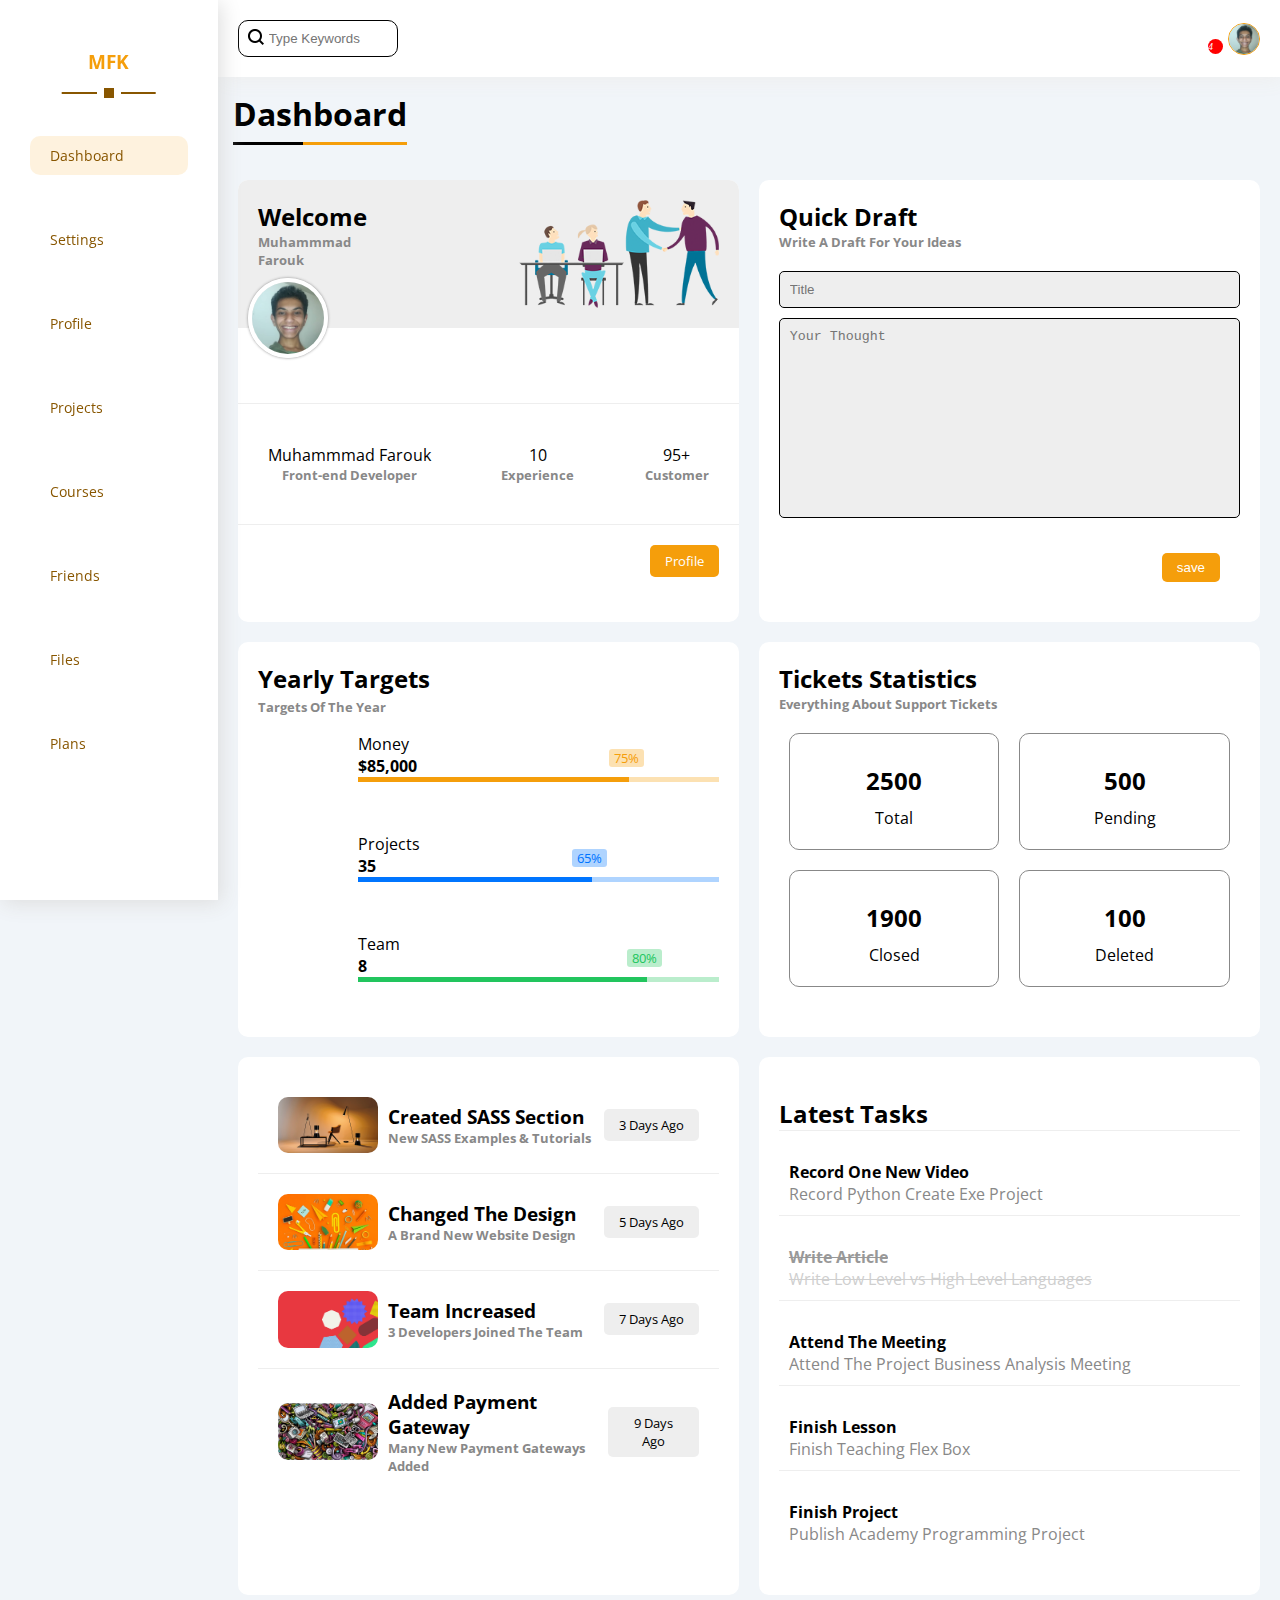
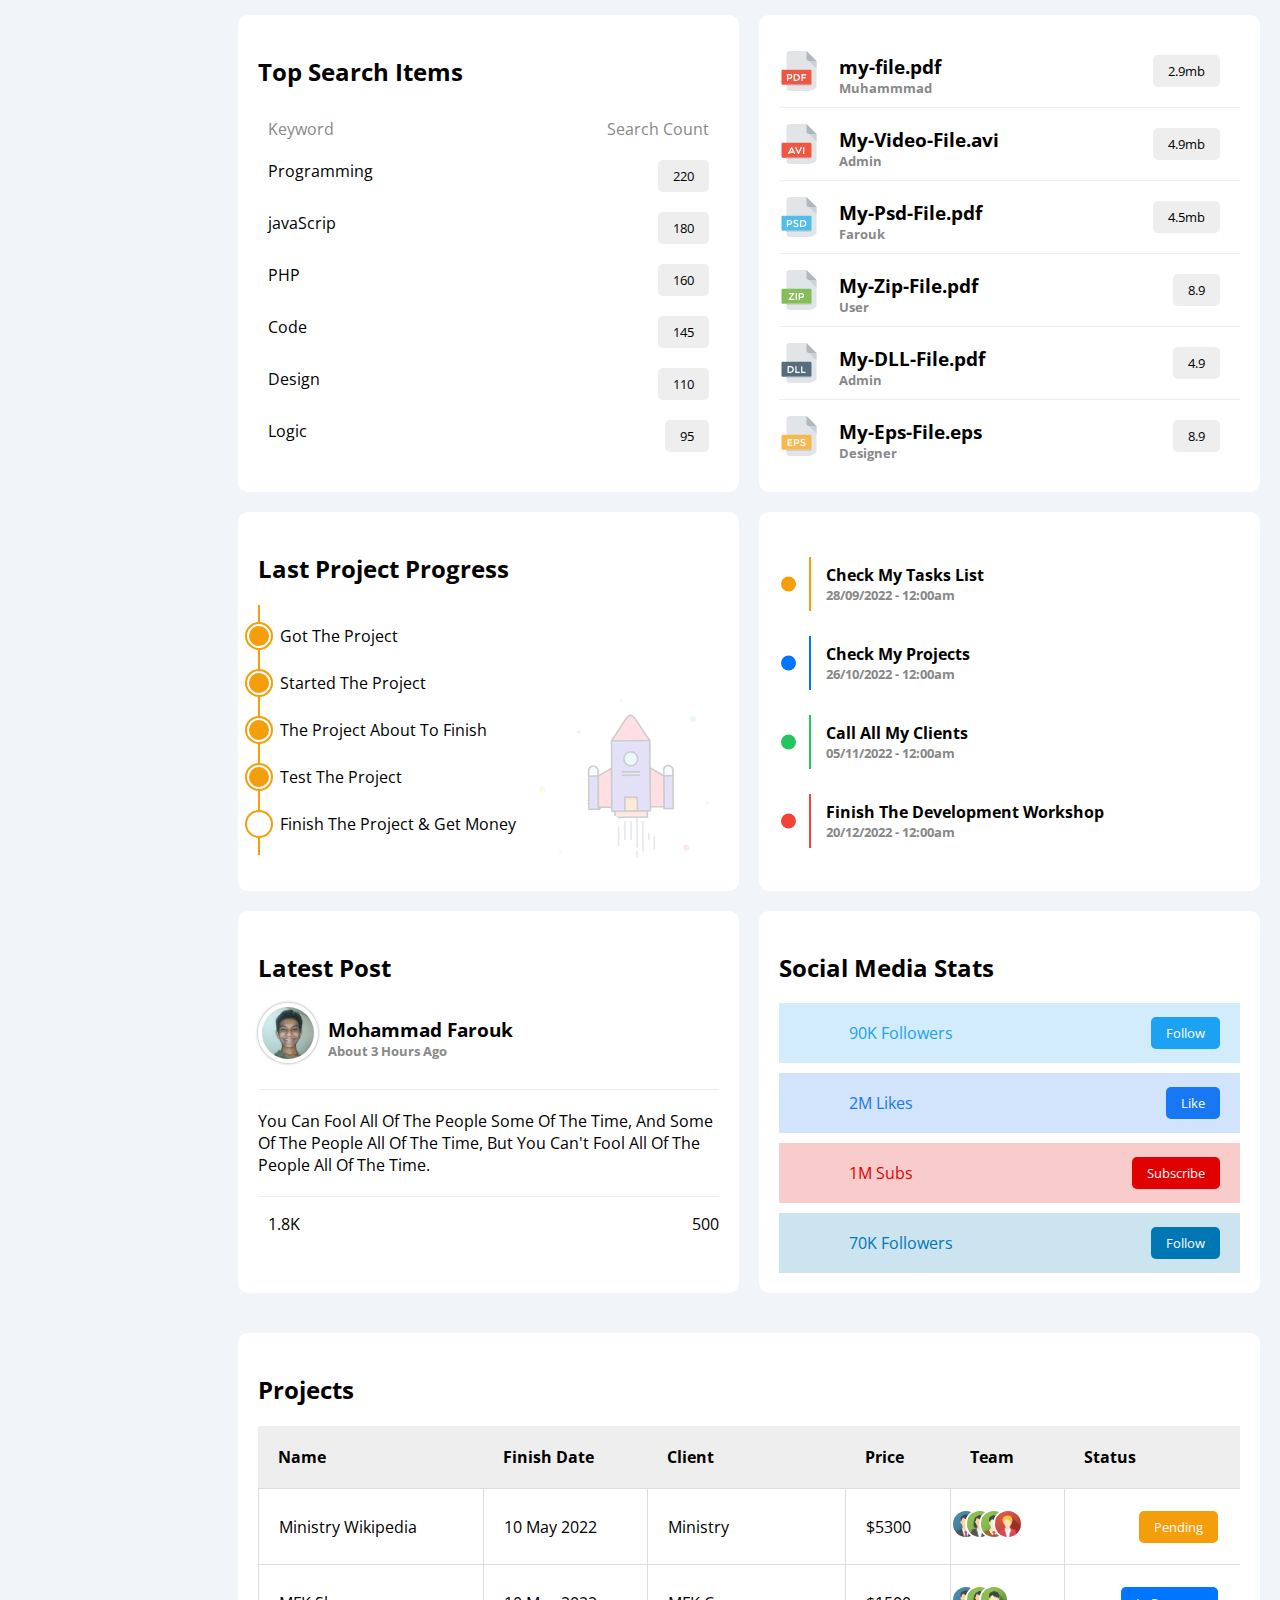
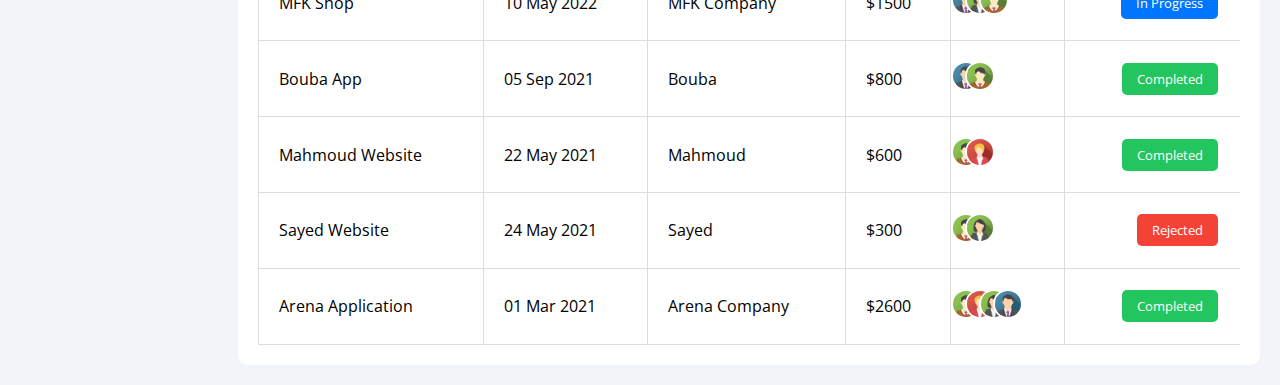
<file: index.html>
<!DOCTYPE html>
<html lang="en">
<head>
    <meta charset="UTF-8">
    <meta http-equiv="X-UA-Compatible" content="IE=edge">
    <meta name="viewport" content="width=device-width, initial-scale=1.0">
    <title>Dashboard</title>
    <link rel="stylesheet" href="master.css">
    <link rel="stylesheet" href="framework.css">
    <link rel="preconnect" href="https://fonts.googleapis.com">
    <link rel="preconnect" href="https://fonts.gstatic.com" crossorigin>
    <link href="https://fonts.googleapis.com/css2?family=Cairo:wght@200;300;400;500;600&family=Open+Sans:wght@300;400;500;600;700;800&display=swap" rel="stylesheet">
    <link rel="stylesheet" href="https://cdnjs.cloudflare.com/ajax/libs/font-awesome/6.3.0/css/all.min.css" integrity="sha512-SzlrxWUlpfuzQ+pcUCosxcglQRNAq/DZjVsC0lE40xsADsfeQoEypE+enwcOiGjk/bSuGGKHEyjSoQ1zVisanQ==" crossorigin="anonymous" referrerpolicy="no-referrer" />

</head>
<body>
    <div class="page d-flex">
        <!-- Start Sidebar -->
        <div class="sidebar bg-white fopen">
            <h3 class="txt-c mc">MFK</h3>
            <ul class="r-ul">
                <li><a href="index.html" class="mac active"><i class="fa-solid fa-chart-column fa-fw"></i><span class="hide-in-mobile">Dashboard</span></a></li>
                <li><a href="settings.html" class="mac "><i class="fa-solid fa-gear fa-fw"></i><span class="hide-in-mobile">Settings</span></a></li>
                <li><a href="profile.html" class="mac "><i class="fa-solid fa-user fa-fw"></i><span class="hide-in-mobile">Profile</span></a></li>
                <li><a href="projects.html" class="mac "><i class="fa-solid fa-list-check fa-fw"></i><span class="hide-in-mobile">Projects</span></a></li>
                <li><a href="courses.html" class="mac "><i class="fa-solid fa-tv fa-fw"></i><span class="hide-in-mobile">Courses</span></a></li>
                <li><a href="friends.html" class="mac "><i class="fa-solid fa-user-group fa-fw"></i><span class="hide-in-mobile">Friends</span></a></li>
                <li><a href="files.html" class="mac "><i class="fa-solid fa-folder fa-fw"></i><span class="hide-in-mobile">Files</span></a></li>
                <li><a href="plans.html" class="mac "><i class="fa-solid fa-map fa-fw"></i><span class="hide-in-mobile">Plans</span></a></li>
            </ul>
        </div>
        <!-- End Sidebar -->
        <div class="content fw">
        <!-- Start Head -->
            <div class="head bg-white d-flex f-center f-s-b">
                <div class="search">
                    <input placeholder="Type Keywords" type="search" name="main-search" id="main-search" class="rad-10">
                </div>
                <div class="icons d-flex f-y-center">
                    <i class="fa-solid fa-bell fa-fw"></i>
                    <img src="imgs/avatar.png" alt="Avatar" srcset="">
                </div>
            </div>
        <!-- End Head -->
            <h1 class="po-relative fopen">Dashboard</h1>

            <div class="wrapper p-20 d-grid gap-20 fopen">
                <!-- Start Welcome -->
                <div class="welcome bg-white rad-10">
                    <div class="intro bg-eee p-20 d-flex f-s-b">
                        <div>
                            <h2 class="m-0 ">Welcome</h2>
                            <span class="d-block fs-sml grey bold">Muhammmad <br> Farouk</span>
                        </div>
                        <img src="imgs/welcome.png" alt="People welcoming other people" class="hide-in-mobile">
                    </div>
                    <img src="imgs/avatar.png" alt="my picture">
                    <div class="body txt-c d-flex block-mobile f-y-center f-s-b m-t20 p-30">
                        <div class="fs-md">Muhammmad Farouk <span class="d-block fs-sml grey bold">Front-end Developer</span></div>
                        <div class="fs-md">10 <span class="d-block fs-sml grey bold">Experience</span></div>
                        <div class="fs-md">95+ <span class="d-block fs-sml grey bold">Customer</span></div>
                    </div>
                    <a href="profile.html" class="fs-sml btn d-block bg-mc btn-center w-fit white">Profile</a>
                </div>
                <!-- End Welcome -->
                <!-- Start Quick Draft -->
                <div class="quick-draft p-20 bg-white rad-10">
                    <h2 class="m-0">Quick Draft</h2>
                    <span class="d-block fs-sml grey bold">Write A Draft For Your Ideas</span>
                    <form class="m-t20">
                        <input type="text" class="fw inpt" placeholder="Title">
                        <textarea placeholder="Your Thought" class="inpt fw"></textarea>
                        <input type="submit" value="save" class="btn bg-mc btn-center white">
                    </form>
                </div>
                <!-- End Quick Draft -->
                <!-- Start Yearly Targets -->
                <div class="yearly-targets bg-white rad-10 p-20">
                    <h2 class="m-0">Yearly Targets</h2>
                    <span class="fs-sml grey bold">Targets Of The Year</span>
                    <div class="body">
                        <div class="money d-flex" data-color="orange">
                            <div class="icon"><i class="fa-solid fa-dollar-sign fa-fw fs-big"></i></div>
                            <div class="data">
                                <span class="title">Money</span>
                                <span class="num fs-md black">$85,000</span>
                                <div class="border-bar" data-width="75%" style="--width: 75%; --back:#f59e0b50"></div>
                            </div>
                        </div>
                        <div class="projects d-flex" data-color="blue">
                            <div class="icon"><i class="fa-solid fa-laptop-code fa-fw fs-big"></i></div>
                            <div class="data">
                                <span class="title">Projects</span>
                                <span class="num fs-md black">35</span>
                                <div class="border-bar" data-width="65%" style="--width: 65%; --back:#0075ff50"></div>
                            </div>
                        </div>
                        <div class="team d-flex" data-color="green">
                            <div class="icon"><i class="fa-solid fa-user fa-fw fs-big"></i></div>
                            <div class="data">
                                <span class="title">Team</span>
                                <span class="num fs-md black">8</span>
                                <div class="border-bar" data-width="80%" style="--width: 80%; --back:#22c55e50"></div>
                            </div>
                        </div>
                    </div>
                </div>
                <!-- End Yearly Targets -->
                
                <!-- Start Tickets Statistics -->
                <div class="tickets-statistics bg-white p-20 rad-10">
                    <h2 class="m-0">Tickets Statistics</h2>
                    <span class="d-block fs-sml grey bold">Everything About Support Tickets</span>
                    <div class="body d-flex m-t20">
                        <div class="m-r10 m-l10 box full-mobile p-20 rad-10 m-b20 txt-c gap-20">
                            <div>
                                <i class="mc fa-solid fa-list fa-2x"></i>
                                <h2 class="m-b10 m-t10">2500</h2>
                                <span class="def">Total</span>
                            </div>
                        </div>
                        <div class="m-r10 m-l10 box full-mobile p-20 rad-10 m-b20 txt-c gap-20">
                            <div>
                                <i class="green fa-solid fa-spinner fa-2x"></i>
                                <h2 class="m-b10 m-t10">500</h2>
                                <span class="def">Pending</span>
                            </div>
                        </div>
                        <div class="m-r10 m-l10 box full-mobile p-20 rad-10 m-b20 txt-c gap-20">
                            <div>
                                <i class="blue fa-regular fa-circle-check fa-2x"></i>
                                <h2 class="m-b10 m-t10">1900</h2>
                                <span class="def">Closed</span>
                            </div>
                        </div>
                        <div class="m-r10 m-l10 box full-mobile p-20 rad-10 m-b20 txt-c gap-20">
                            <div>
                                <i class="red fa-regular fa-rectangle-xmark fa-2x"></i>
                                <h2 class="m-b10 m-t10">100</h2>
                                <span class="def">Deleted</span>
                            </div>
                        </div>
                    </div>
                </div>
                <!-- End Tickets Statistics -->
                
                <!-- Start Latest News -->
                <div class="latest-news p-20 rad-10 bg-white borders">
                    <div class="box d-flex p-20 f-s-b f-y-center ">
                        <div class="pic d-flex gap-10 f-center">
                            <img src="imgs/news-01.png" alt="tools" class="rad-10">
                            <div class="data">
                                <h3 class="m-0">Created SASS Section</h3>
                                <span class="d-block fs-sml grey bold">New SASS Examples & Tutorials</span>
                            </div>
                        </div>
                        <span class="unset-cursor btn m-0 txt-c bg-eee fs-sml">3 Days Ago</span>
                    </div>
                    <div class="box d-flex p-20 f-s-b f-y-center ">
                        <div class="pic d-flex gap-10 f-center">
                            <img src="imgs/news-02.png" alt="tools" class="rad-10">
                            <div class="data">
                                <h3 class="m-0">Changed The Design</h3>
                                <span class="d-block fs-sml grey bold">A Brand New Website Design</span>
                            </div>
                        </div>
                        <span class="unset-cursor btn m-0 txt-c bg-eee fs-sml">5 Days Ago</span>
                    </div>
                    <div class="box d-flex p-20 f-s-b f-y-center ">
                        <div class="pic d-flex gap-10 f-center">
                            <img src="imgs/news-03.png" alt="tools" class="rad-10">
                            <div class="data">
                                <h3 class="m-0">Team Increased</h3>
                                <span class="d-block fs-sml grey bold">3 Developers Joined The Team</span>
                            </div>
                        </div>
                        <span class="unset-cursor btn m-0 txt-c bg-eee fs-sml">7 Days Ago</span>
                    </div>
                    <div class="box d-flex p-20 f-s-b f-y-center ">
                        <div class="pic d-flex gap-10 f-center">
                            <img src="imgs/news-04.png" alt="tools" class="rad-10">
                            <div class="data">
                                <h3 class="m-0">Added Payment Gateway</h3>
                                <span class="d-block fs-sml grey bold">Many New Payment Gateways Added</span>
                            </div>
                        </div>
                        <span class="unset-cursor btn m-0 txt-c bg-eee fs-sml">9 Days Ago</span>
                    </div>
                </div>
                <!-- End Latest News -->
                
                <!-- Start Latest Tasks -->
                <div class="tasks p-20 rad-10 bg-white borders">
                    <h2>Latest Tasks</h2>
                    <div class="task p-10 m-b20 d-flex f-s-b f-y-center">
                        <div class="title">
                            <h3 class="m-0 fs-md">Record One New Video</h3>
                            <span class="d-block fs-md grey">Record Python Create Exe Project</span>
                        </div>
                        <i class="fa-solid fa-trash-can fa-sm"></i>
                    </div>
                    <div class="task done p-10 m-b20 d-flex f-s-b f-y-center">
                        <div class="title">
                            <h3 class="m-0 fs-md">Write Article</h3>
                            <span class="d-block fs-md grey">Write Low Level vs High Level Languages</span>
                        </div>
                        <i class="fa-solid fa-trash-can fa-sm"></i>
                    </div>
                    <div class="task p-10 m-b20 d-flex f-s-b f-y-center">
                        <div class="title">
                            <h3 class="m-0 fs-md">Attend The Meeting</h3>
                            <span class="d-block fs-md grey">Attend The Project Business Analysis Meeting</span>
                        </div>
                        <i class="fa-solid fa-trash-can fa-sm"></i>
                    </div>
                    <div class="task p-10 m-b20 d-flex f-s-b f-y-center">
                        <div class="title">
                            <h3 class="m-0 fs-md">Finish Lesson</h3>
                            <span class="d-block fs-md grey">Finish Teaching Flex Box</span>
                        </div>
                        <i class="fa-solid fa-trash-can fa-sm"></i>
                    </div>
                    <div class="task p-10 m-b20 d-flex f-s-b f-y-center">
                        <div class="title">
                            <h3 class="m-0 fs-md">Finish Project</h3>
                            <span class="d-block fs-md grey">Publish Academy Programming Project</span>
                        </div>
                        <i class="fa-solid fa-trash-can fa-sm"></i>
                    </div>
                </div>
                <!-- End Latest Tasks -->
                <!-- Start Top Search Items -->
                <div class="items p-20 rad-10 bg-white">
                    <h2>Top Search Items</h2>
                    <div class="title d-flex p-10 grey f-s-b">
                        <span class="d-block">Keyword</span>
                        <span class="d-block">Search Count</span>
                    </div>
                    <div class="item d-flex p-10 f-s-b">
                        <span class="d-block">Programming</span>
                        <span class="btn p-0 m-0 bg-eee fs-sml d-block">220</span>
                    </div>
                    <div class="item d-flex p-10 f-s-b">
                        <span class="d-block">javaScrip</span>
                        <span class="btn p-0 m-0 bg-eee fs-sml d-block">180</span>
                    </div>
                    <div class="item d-flex p-10 f-s-b">
                        <span class="d-block">PHP</span>
                        <span class="btn p-0 m-0 bg-eee fs-sml d-block">160</span>
                    </div>
                    <div class="item d-flex p-10 f-s-b">
                        <span class="d-block">Code</span>
                        <span class="btn p-0 m-0 bg-eee fs-sml d-block">145</span>
                    </div>
                    <div class="item d-flex p-10 f-s-b">
                        <span class="d-block">Design</span>
                        <span class="btn p-0 m-0 bg-eee fs-sml d-block">110</span>
                    </div>
                    <div class="item d-flex p-10 f-s-b">
                        <span class="d-block">Logic</span>
                        <span class="btn p-0 m-0 bg-eee fs-sml d-block">95</span>
                    </div>
                </div>
                <!-- End Top Search Items -->
                <!-- Start Lastest Uploads -->
                <div class="latest-updates p-20 rad-10 bg-white borders">
                    <div class="box d-flex p-0 f-s-b f-y-center ">
                        <div class="pic d-flex gap-20 f-center">
                            <img src="imgs/pdf.svg" alt="tools" class="rad-10">
                            <div class="data">
                                <h3 class="m-b0 m-t10">my-file.pdf</h3>
                                <span class="d-block fs-sml grey bold">Muhammmad</span>
                            </div>
                        </div>
                        <span class="unset-cursor btn bg-eee fs-sml">2.9mb</span>
                    </div>
                    <div class="box d-flex p-0 f-s-b f-y-center ">
                        <div class="pic d-flex gap-20 f-center">
                            <img src="imgs/avi.svg" alt="tools" class="rad-10">
                            <div class="data">
                                <h3 class="m-b0 m-t10">My-Video-File.avi</h3>
                                <span class="d-block fs-sml grey bold">Admin</span>
                            </div>
                        </div>
                        <span class="unset-cursor btn bg-eee fs-sml">4.9mb</span>
                    </div>
                    <div class="box d-flex p-0 f-s-b f-y-center ">
                        <div class="pic d-flex gap-20 f-center">
                            <img src="imgs/psd.svg" alt="tools" class="rad-10">
                            <div class="data">
                                <h3 class="m-b0 m-t10">My-Psd-File.pdf</h3>
                                <span class="d-block fs-sml grey bold">Farouk</span>
                            </div>
                        </div>
                        <span class="unset-cursor btn bg-eee fs-sml">4.5mb</span>
                    </div>
                    <div class="box d-flex p-0 f-s-b f-y-center ">
                        <div class="pic d-flex gap-20 f-center">
                            <img src="imgs/zip.svg" alt="tools" class="rad-10">
                            <div class="data">
                                <h3 class="m-b0 m-t10">My-Zip-File.pdf</h3>
                                <span class="d-block fs-sml grey bold">User</span>
                            </div>
                        </div>
                        <span class="unset-cursor btn bg-eee fs-sml">8.9</span>
                    </div>
                    <div class="box d-flex p-0 f-s-b f-y-center ">
                        <div class="pic d-flex gap-20 f-center">
                            <img src="imgs/dll.svg" alt="tools" class="rad-10">
                            <div class="data">
                                <h3 class="m-b0 m-t10">My-DLL-File.pdf</h3>
                                <span class="d-block fs-sml grey bold">Admin</span>
                            </div>
                        </div>
                        <span class="unset-cursor btn bg-eee fs-sml">4.9</span>
                    </div>
                    <div class="box d-flex p-0 f-s-b f-y-center ">
                        <div class="pic d-flex gap-20 f-center">
                            <img src="imgs/eps.svg" alt="tools" class="rad-10">
                            <div class="data">
                                <h3 class="m-b0 m-t10">My-Eps-File.eps</h3>
                                <span class="d-block fs-sml grey bold">Designer</span>
                            </div>
                        </div>
                        <span class="unset-cursor btn bg-eee fs-sml">8.9</span>
                    </div>
                </div>
                <!-- End Lastest Uploads -->
                <!-- Start Last Projects -->
                <div class="last-projects p-20 bg-white rad-10 po-relative" id="table">
                    <h2>Last Project Progress</h2>
                    <ul class="projects r-ul">
                        <li>Got The Project</li>
                        <li>Started The Project</li>
                        <li>The Project About To Finish</li>
                        <li class="current">Test The Project</li>
                        <li class="not">Finish The Project & Get Money</li>
                    </ul>
                    <img src="imgs/project.png" alt="Launching Rocket" class="hide-in-mobile">
                </div>
                <!-- End Last Projects -->
                <!-- Start Reminders -->
                <div class="reminders p-20 bg-white rad-10">
                    <ul class="r-ul">
                        <li class="po-relative" style="--color: var(--orange-color)">
                            <h3 class="m-0 fs-md">Check My Tasks List</h3>
                            <span class="d-block fs-sml grey bold">28/09/2022 - 12:00am</span>
                        </li>
                        <li class="po-relative" style="--color: var(--blue-color)">
                            <h3 class="m-0 fs-md">Check My Projects</h3>
                            <span class="d-block fs-sml grey bold">26/10/2022 - 12:00am</span>
                        </li>
                        <li class="po-relative" style="--color: var(--green-color)">
                            <h3 class="m-0 fs-md">Call All My Clients</h3>
                            <span class="d-block fs-sml grey bold">05/11/2022 - 12:00am</span>
                        </li>
                        <li class="po-relative" style="--color: var(--red-color)">
                            <h3 class="m-0 fs-md">Finish The Development Workshop</h3>
                            <span class="d-block fs-sml grey bold">20/12/2022 - 12:00am</span>
                        </li>
                    </ul>
                </div>
                <!-- End Reminders -->
                <!-- Start Latest Post -->
                <div class="latest-post p-20 bg-white rad-10">
                    <h2>Latest Post</h2>
                    <div class="poster-profile d-flex f-y-center gap-10">
                        <img src="imgs/avatar.png" alt="A man">
                        <div class="data">
                            <h3 class="m-0">Mohammad Farouk</h3>
                            <span class="d-block fs-sml grey bold">About 3 Hours Ago</span>
                        </div>
                    </div>
                    <p class="post border p-b-20 p-b20 center-in-mobile">
                        You Can Fool All Of The People Some Of The Time, And Some Of The People All Of The Time, But You Can't Fool All Of The People All Of The Time.
                    </p>
                    <div class="icons d-flex f-s-b f-y-center">
                        <span class="d-flex gap-10 f-y-center"><i class="fa-regular fa-heart"></i>1.8K</span>
                        <span class="d-flex gap-10 f-y-center"><i class="fa-regular fa-message"></i>500</span>
                    </div>
                </div>
                <!-- End Latest Post -->
                <!-- Start Social Media Stats -->
                <div class="social p-20 bg-white rad-10">
                    <h2>Social Media Stats</h2>
                    <div class="links">
                        <div class="site d-flex f-y-center m-t10" style="--color: #1DA1F2; --bg-color: #1DA1F233">
                            <div class="d-flex f-y-center gap-10 brand">
                                <i class="icon fa-brands fa-twitter"></i>
                                <span>90K Followers</span>
                            </div>
                            <a href="#" class="btn fs-sml">Follow</a>
                        </div>
                        <div class="site d-flex f-y-center m-t10" style="--color: #1877F2; --bg-color: #1877F233">
                            <div class="d-flex f-y-center gap-10 brand">
                                <i class="icon fa-brands fa-facebook-f"></i>
                                <span>2M Likes</span>
                            </div>
                            <a href="#" class="btn fs-sml">Like</a>
                        </div>
                        <div class="site d-flex f-y-center m-t10" style="--color: #e00000; --bg-color: #e0000033">
                            <div class="d-flex f-y-center gap-10 brand">
                                <i class="icon fa-brands fa-youtube"></i>
                                <span>1M Subs</span>
                            </div>
                            <a href="#" class="btn fs-sml">Subscribe</a>
                        </div>
                        <div class="site d-flex f-y-center m-t10" style="--color: #0077B5; --bg-color: #0077B533">
                            <div class="d-flex f-y-center gap-10 brand">
                                <i class="icon fa-brands fa-linkedin-in"></i>
                                <span>70K Followers</span>
                            </div>
                            <a href="#" class="btn fs-sml">Follow</a>
                        </div>
                    </div>
                </div>
                <!-- End Social Media Stats -->
            </div>
            <!-- Start Projects -->
                <div class="projects p-20 m-20 rad-10 bg-white fopen">
                    <h2>Projects</h2>
                    <div class="r-table">
                        <table>
                            <thead>
                            <tr>
                                <td>Name</td>
                                <td>Finish Date</td>
                                <td>Client</td>
                                <td>Price</td>
                                <td>Team</td>
                                <td>Status</td>
                            </tr>
                        </thead>
                        <tbody>
                            <tr>
                                <td>Ministry Wikipedia</td>
                                <td>10 May 2022</td>
                                <td>Ministry</td>
                                <td>$5300</td>
                                <td class="imgs">
                                    <img src="imgs/team-01.png" alt="team-1" class="layer">
                                    <img src="imgs/team-02.png" alt="team-2" class="layer">
                                    <img src="imgs/team-03.png" alt="team-3" class="layer">
                                    <img src="imgs/team-05.png" alt="team-5" class="layer">
                                </td>
                                <td class="">
                                    <span class="d-block m-i-a w-fit mar mla btn m-b0 m-t0 bg-mc white fs-sml d-block">Pending</span>
                                </td>
                            </tr>
                            <tr>
                                <td>MFK Shop</td>
                                <td>10 May 2022</td>
                                <td>MFK Company</td>
                                <td>$1500</td>
                                <td class="imgs">
                                    <img src="imgs/team-01.png" alt="team-1" class="layer">
                                    <img src="imgs/team-02.png" alt="team-2" class="layer">
                                    <img src="imgs/team-03.png" alt="team-3" class="layer">
                                </td>
                                <td class="">
                                    <span class="d-block m-i-a w-fit mar mla btn m-b0 m-t0 bg-blue white fs-sml d-block">In Progress</span>
                                </td>
                            </tr>
                            <tr>
                                <td>Bouba App</td>
                                <td>05 Sep 2021</td>
                                <td>Bouba</td>
                                <td>$800</td>
                                <td class="imgs">
                                    <img src="imgs/team-01.png" alt="team-1" class="layer">
                                    <img src="imgs/team-03.png" alt="team-3" class="layer">
                                </td>
                                <td class="">
                                    <span class="d-block m-i-a w-fit mar mla btn m-b0 m-t0 bg-green white fs-sml d-block">Completed</span>
                                </td>
                            </tr>
                            <tr>
                                <td>Mahmoud Website</td>
                                <td>22 May 2021</td>
                                <td>Mahmoud</td>
                                <td>$600</td>
                                <td class="imgs">
                                    <img src="imgs/team-03.png" alt="team-3" class="layer">
                                    <img src="imgs/team-05.png" alt="team-5" class="layer">
                                </td>
                                <td class="">
                                    <span class="d-block m-i-a w-fit mar mla btn m-b0 m-t0 bg-green white fs-sml d-block">Completed</span>
                                </td>
                            </tr>
                            <tr>
                                <td>Sayed Website</td>
                                <td>24 May 2021</td>
                                <td>Sayed</td>
                                <td>$300</td>
                                <td class="imgs">
                                    <img src="imgs/team-03.png" alt="team-3" class="layer">
                                    <img src="imgs/team-02.png" alt="team-2" class="layer">
                                </td>
                                <td class="">
                                    <span class="d-block m-i-a w-fit mar mla btn m-b0 m-t0 bg-red white fs-sml d-block">Rejected</span>
                                </td>
                            </tr>
                            <tr>
                                <td>Arena Application</td>
                                <td>01 Mar 2021</td>
                                <td>Arena Company</td>
                                <td>$2600</td>
                                <td class="imgs">
                                    <img src="imgs/team-03.png" alt="team-3" class="layer">
                                    <img src="imgs/team-05.png" alt="team-5" class="layer">
                                    <img src="imgs/team-02.png" alt="team-2" class="layer">
                                    <img src="imgs/team-01.png" alt="team-1" class="layer">
                                </td>
                                <td class="">
                                    <span class="d-block m-i-a w-fit mar mla btn m-b0 m-t0 bg-green white fs-sml d-block">Completed</span>
                                </td>
                            </tr>
                        </tbody>
                    </table>
                </div>
            </div>
            <!-- End Projects -->
        </div>
    </div>
</body>
</html>
</file>
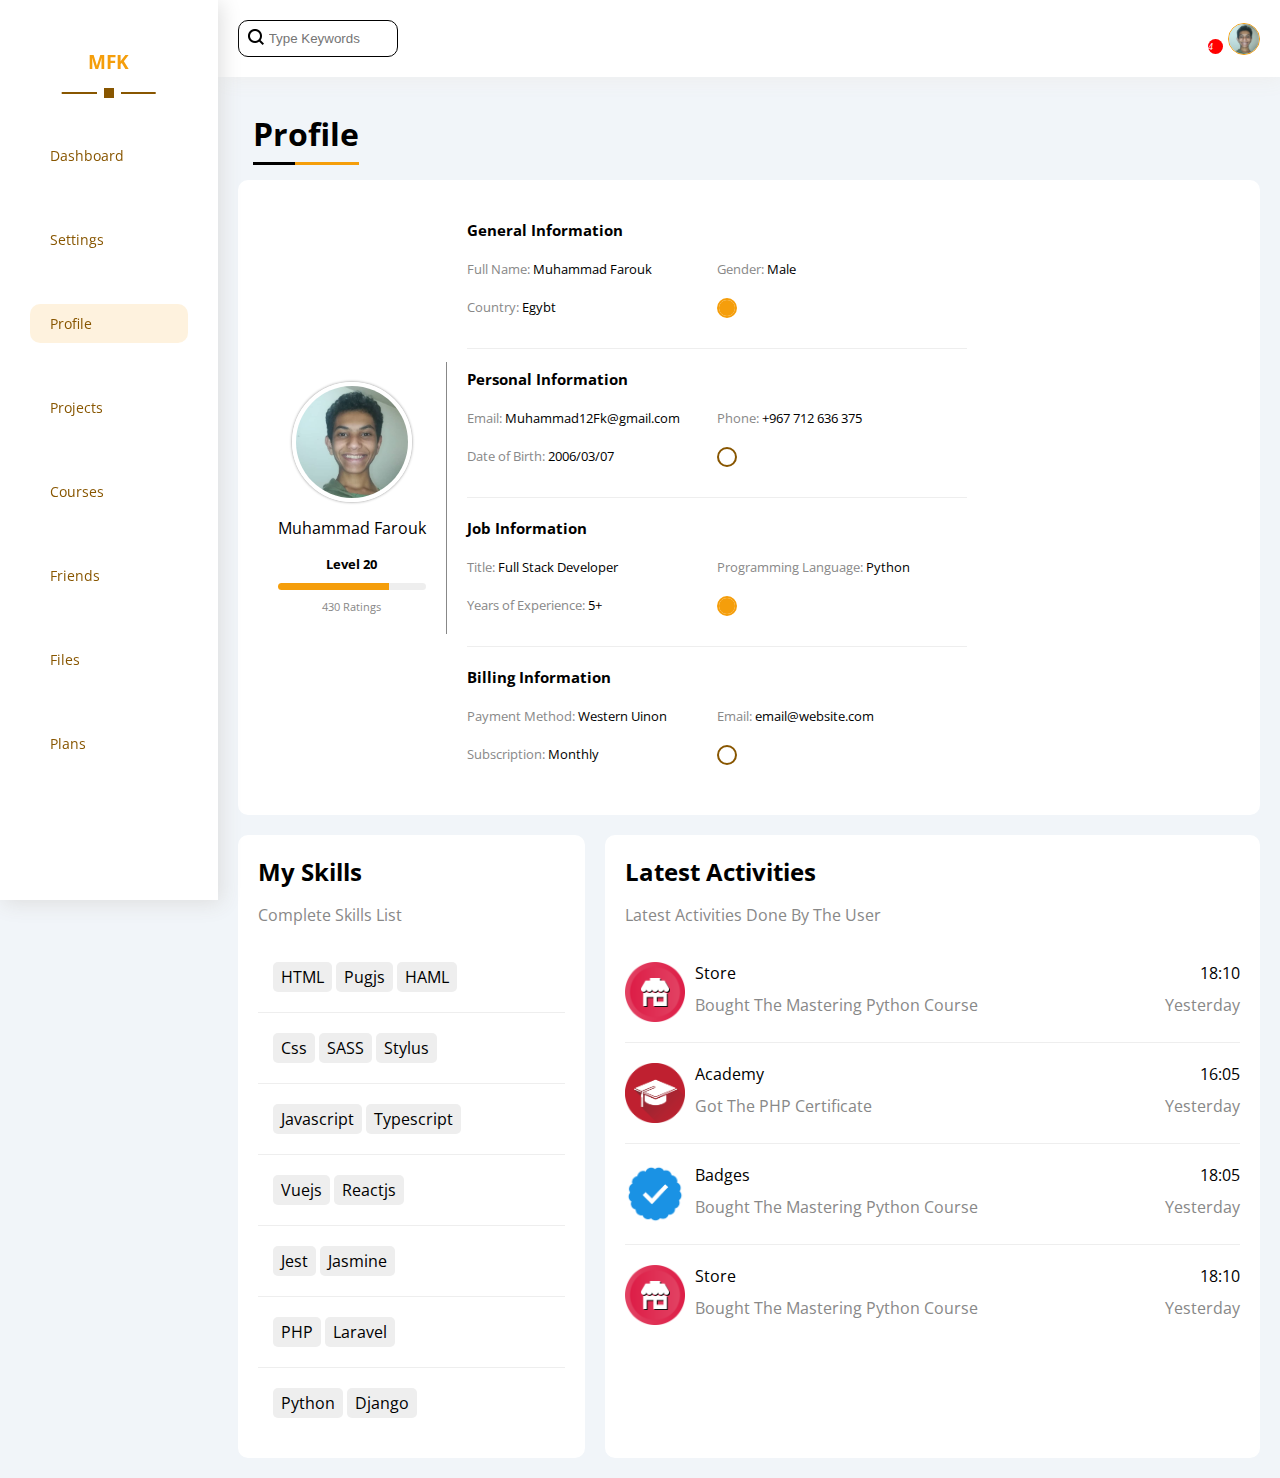
<file: profile.html>
<!DOCTYPE html>
<html lang="en">
<head>
    <meta charset="UTF-8">
    <meta http-equiv="X-UA-Compatible" content="IE=edge">
    <meta name="viewport" content="width=device-width, initial-scale=1.0">
    <title>Dashboard</title>
    <link rel="stylesheet" href="master.css">
    <link rel="stylesheet" href="framework.css">
    <link rel="preconnect" href="https://fonts.googleapis.com">
    <link rel="preconnect" href="https://fonts.gstatic.com" crossorigin>
    <link href="https://fonts.googleapis.com/css2?family=Cairo:wght@200;300;400;500;600&family=Open+Sans:wght@300;400;500;600;700;800&display=swap" rel="stylesheet">
    <link rel="stylesheet" href="https://cdnjs.cloudflare.com/ajax/libs/font-awesome/6.3.0/css/all.min.css" integrity="sha512-SzlrxWUlpfuzQ+pcUCosxcglQRNAq/DZjVsC0lE40xsADsfeQoEypE+enwcOiGjk/bSuGGKHEyjSoQ1zVisanQ==" crossorigin="anonymous" referrerpolicy="no-referrer" />

</head>
<body>
    <div class="page d-flex">
        <!-- Start Sidebar -->
        <div class="sidebar bg-white fopen">
            <h3 class="txt-c mc">MFK</h3>
            <ul class="r-ul">
                <li><a href="index.html" class="mac"><i class="fa-solid fa-chart-column fa-fw"></i><span class="hide-in-mobile">Dashboard</span></a></li>
                <li><a href="settings.html" class="mac"><i class="fa-solid fa-gear fa-fw"></i><span class="hide-in-mobile">Settings</span></a></li>
                <li><a href="profile.html" class="mac active"><i class="fa-solid fa-user fa-fw"></i><span class="hide-in-mobile">Profile</span></a></li>
                <li><a href="projects.html" class="mac "><i class="fa-solid fa-list-check fa-fw"></i><span class="hide-in-mobile">Projects</span></a></li>
                <li><a href="courses.html" class="mac "><i class="fa-solid fa-tv fa-fw"></i><span class="hide-in-mobile">Courses</span></a></li>
                <li><a href="friends.html" class="mac "><i class="fa-solid fa-user-group fa-fw"></i><span class="hide-in-mobile">Friends</span></a></li>
                <li><a href="files.html" class="mac "><i class="fa-solid fa-folder fa-fw"></i><span class="hide-in-mobile">Files</span></a></li>
                <li><a href="plans.html" class="mac "><i class="fa-solid fa-map fa-fw"></i><span class="hide-in-mobile">Plans</span></a></li>
            </ul>
        </div>
        <!-- End Sidebar -->
        <div class="content fw">
            <!-- Start Head -->
            <div class="head bg-white d-flex f-center f-s-b">
                <div class="search">
                    <input placeholder="Type Keywords" type="search" name="main-search" id="main-search" class="rad-10">
                </div>
                <div class="icons d-flex f-y-center">
                    <i class="fa-solid fa-bell fa-fw"></i>
                    <img src="imgs/avatar.png" alt="Avatar" srcset="">
                </div>
            </div>
            <!-- End Head -->
            <div class="profile-page fopen p-20">
                <h1 class="po-relative">Profile</h1>
                <div class="overview bg-white p-20 rad-10 d-flex f-y-center gap-20">
                    <div class="bio txt-c p-20">
                        <img src="imgs/avatar.png" alt="Muhammad Farouk Pic">
                        <h3 class="fs-md n-bold m-t10">Muhammad Farouk</h3>
                        <h5 class="m-10">Level 20</h5>
                        <div class="bar"></div>
                        <div class="icons m-t10 m-b10 mc fs-sml">
                            <i class="fa-solid fa-star"></i>
                            <i class="fa-solid fa-star"></i>
                            <i class="fa-solid fa-star"></i>
                            <i class="fa-solid fa-star"></i>
                            <i class="fa-solid fa-star"></i>
                        </div>
                        <h6 class="m-0 n-bold grey">430 Ratings</h6>
                    </div>
                    <div class="info borders full-mobile fs-sml">
                        <div class="box d-flex f-wrap">
                            <h3 class="m-0">General Information</h3>
                            <div><span class="grey">Full Name: </span><span>Muhammad Farouk</span></div>
                            <div><span class="grey">Gender: </span><span>Male</span></div>
                            <div><span class="grey">Country: </span><span>Egybt</span></div>
                            <div class="">
                                <label class="m-center-in-mobile checkbox2">
                                    <input class="checkbox2" type="checkbox" checked/>
                                    <div class="toggle2"></div>
                                </label>
                            </div>
                        </div>
                        <div class="box d-flex f-wrap">
                            <h3 class="m-0">Personal Information</h3>
                            <div><span class="grey">Email: </span><span>Muhammad12Fk@gmail.com</span></div>
                            <div><span class="grey">Phone: </span><span>+967 712 636 375</span></div>
                            <div><span class="grey">Date of Birth: </span><time datetime="2006-03-07">2006/03/07</time></div>
                            <div>
                                <label class="m-center-in-mobile checkbox2">
                                    <input class="checkbox2" type="checkbox" />
                                    <div class="toggle2"></div>
                                </label>
                            </div>
                        </div>
                        <div class="box d-flex f-wrap">
                            <h3 class="m-0">Job Information</h3>
                            <div><span class="grey">Title: </span><span>Full Stack Developer</span></div>
                            <div><span class="grey">Programming Language: </span><span>Python</span></div>
                            <div><span class="grey">Years of Experience: </span><span>5+</span></div>
                            <div>
                                <label class="m-center-in-mobile checkbox2">
                                    <input class="checkbox2" type="checkbox" checked/>
                                    <div class="toggle2"></div>
                                </label>
                            </div>
                        </div>
                        <div class="box d-flex f-wrap">
                            <h3 class="m-0">Billing Information</h3>
                            <div><span class="grey">Payment Method: </span><span>Western Uinon</span></div>
                            <div><span class="grey">Email: </span><span>email@website.com</span></div>
                            <div><span class="grey">Subscription: </span><span>Monthly</span></div>
                            <div>
                                <label class="m-center-in-mobile checkbox2">
                                    <input class="checkbox2" type="checkbox" />
                                    <div class="toggle2"></div>
                                </label>
                            </div>
                        </div>
                    </div>
                </div>
                <div class="skills-actvities d-flex gap-20 block-mobile">
                    <div class="skills bg-white m-t20 p-20 rad-10">
                        <h2 class="m-0">My Skills</h2>
                        <h3 class="n-bold grey fs-md">Complete Skills List</h3>
                        <div class="skills-list borders center-in-mobile">
                            <div>
                                <span>HTML</span>
                                <span>Pugjs</span>
                                <span>HAML</span>
                            </div>
                            <div>
                                <span>Css</span>
                                <span>SASS</span>
                                <span>Stylus</span>
                            </div>
                            <div>
                                <span>Javascript</span>
                                <span>Typescript</span>
                            </div>
                            <div>
                                <span>Vuejs</span>
                                <span>Reactjs</span>
                            </div>
                            <div>
                                <span>Jest</span>
                                <span>Jasmine</span>
                            </div>
                            <div>
                                <span>PHP</span>
                                <span>Laravel</span>
                            </div>
                            <div>
                                <span>Python</span>
                                <span>Django</span>
                            </div>
                        </div>
                    </div>
                    <div class="actvities bg-white m-t20 p-20 rad-10">
                        <h2 class="m-0">Latest Activities</h2>
                        <h3 class="n-bold grey fs-md">Latest Activities Done By The User</h3>
                        <div class="borders">
                            <div class="activity block-mobile center-in-mobile p-t20 p-b20 d-flex gap-10">
                                <img src="imgs/activity-01.png" alt="A store">
                                <div class="details fw">
                                    <div class="d-flex block-mobile f-s-b"><span>Store</span><time datetime="18:10">18:10</time></div>
                                    <div class="d-flex block-mobile m-t10 f-s-b grey"><span>Bought The Mastering Python Course</span><span>Yesterday</span></div>
                                </div>
                            </div>
                            <div class="activity block-mobile center-in-mobile p-t20 p-b20 d-flex gap-10">
                                <img src="imgs/activity-02.png" alt="An Academy">
                                <div class="details fw">
                                    <div class="d-flex block-mobile f-s-b"><span>Academy</span><time datetime="16:05">16:05</time></div>
                                    <div class="d-flex block-mobile m-t10 f-s-b grey"><span>Got The PHP Certificate</span><span>Yesterday</span></div>
                                </div>
                            </div>
                            <div class="activity block-mobile center-in-mobile p-t20 p-b20 d-flex gap-10">
                                <img src="imgs/activity-03.png" alt="Checked">
                                <div class="details fw">
                                    <div class="d-flex block-mobile f-s-b"><span>Badges</span><time datetime="18:05">18:05</time></div>
                                    <div class="d-flex block-mobile m-t10 f-s-b grey"><span>Bought The Mastering Python Course</span><span>Yesterday</span></div>
                                </div>
                            </div>
                            <div class="activity block-mobile center-in-mobile p-t20 p-b20 d-flex gap-10">
                                <img src="imgs/activity-01.png" alt="A store">
                                <div class="details fw">
                                    <div class="d-flex block-mobile f-s-b"><span>Store</span><time datetime="18:10">18:10</time></div>
                                    <div class="d-flex block-mobile m-t10 f-s-b grey"><span>Bought The Mastering Python Course</span><span>Yesterday</span></div>
                                </div>
                            </div>
                        </div>
                    </div>
                </div>
            </div>
</file>
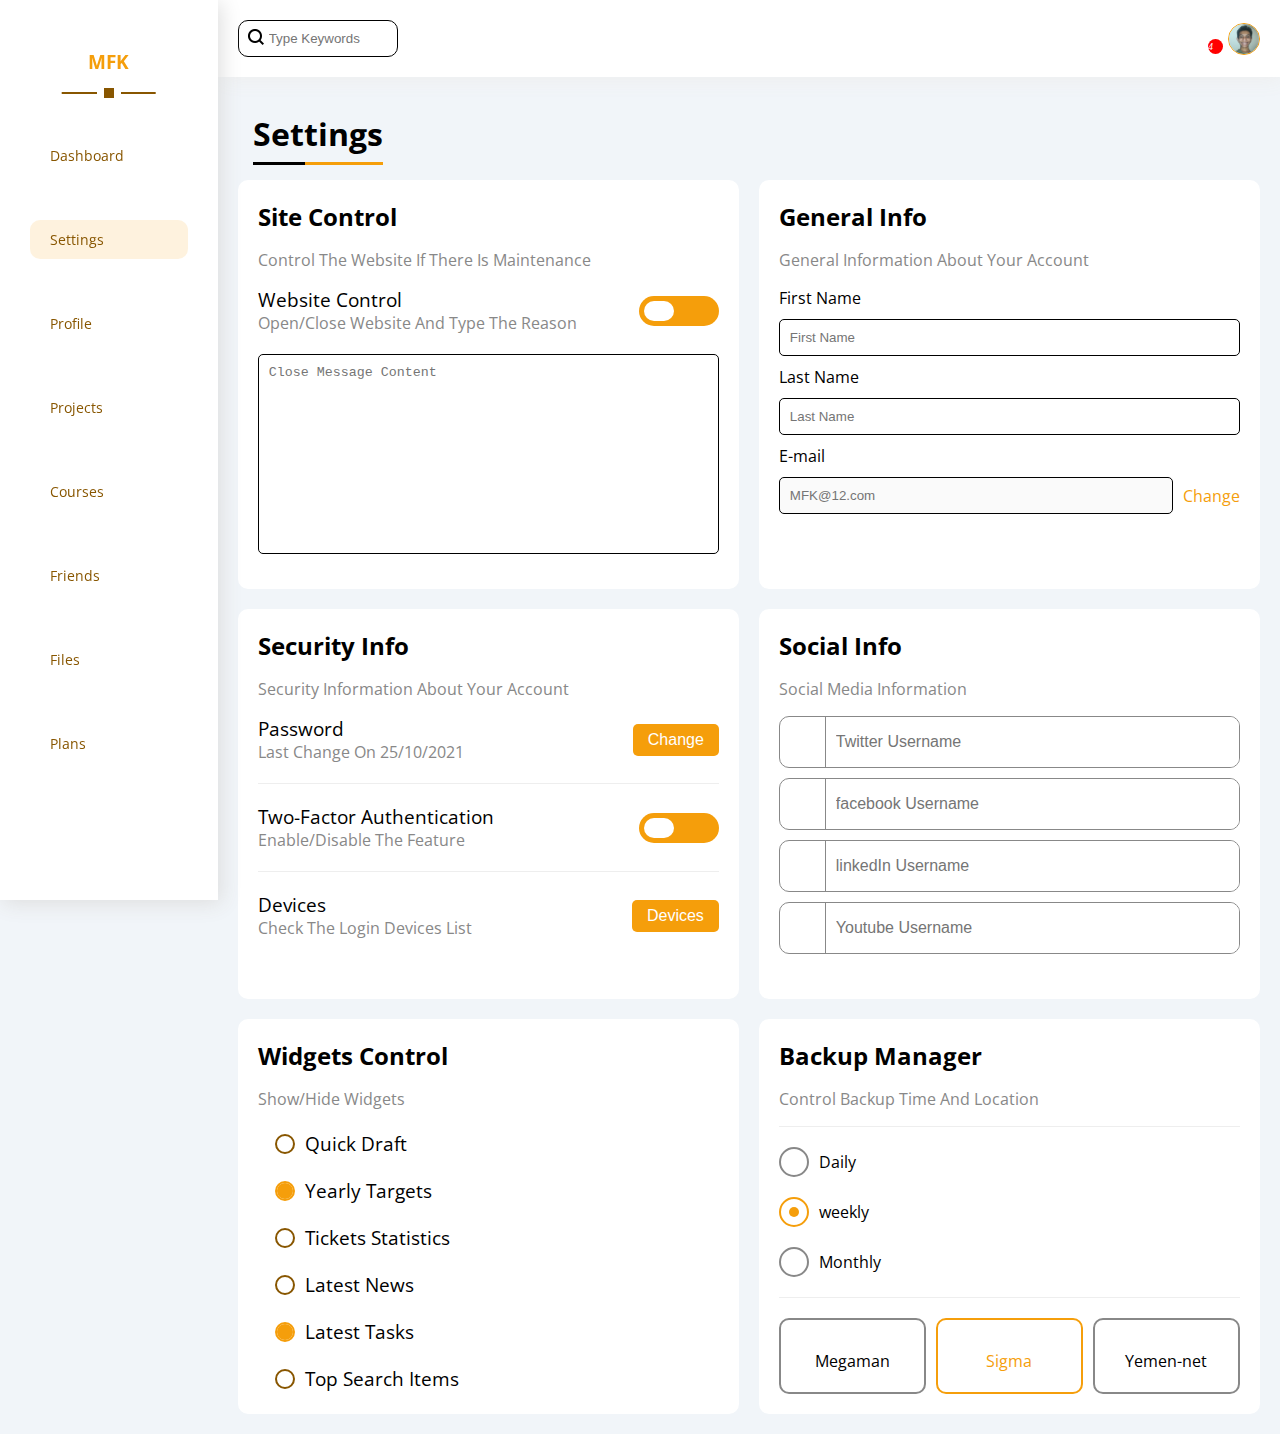
<file: settings.html>
<!DOCTYPE html>
<html lang="en">
<head>
    <meta charset="UTF-8">
    <meta http-equiv="X-UA-Compatible" content="IE=edge">
    <meta name="viewport" content="width=device-width, initial-scale=1.0">
    <title>Dashboard</title>
    <link rel="stylesheet" href="master.css">
    <link rel="stylesheet" href="framework.css">
    <link rel="preconnect" href="https://fonts.googleapis.com">
    <link rel="preconnect" href="https://fonts.gstatic.com" crossorigin>
    <link href="https://fonts.googleapis.com/css2?family=Cairo:wght@200;300;400;500;600&family=Open+Sans:wght@300;400;500;600;700;800&display=swap" rel="stylesheet">
    <link rel="stylesheet" href="https://cdnjs.cloudflare.com/ajax/libs/font-awesome/6.3.0/css/all.min.css" integrity="sha512-SzlrxWUlpfuzQ+pcUCosxcglQRNAq/DZjVsC0lE40xsADsfeQoEypE+enwcOiGjk/bSuGGKHEyjSoQ1zVisanQ==" crossorigin="anonymous" referrerpolicy="no-referrer" />

</head>
<body>
    <div class="page d-flex">
        <!-- Start Sidebar -->
        <div class="sidebar bg-white fopen">
            <h3 class="txt-c mc">MFK</h3>
            <ul class="r-ul">
                <li><a href="index.html" class="mac"><i class="fa-solid fa-chart-column fa-fw"></i><span class="hide-in-mobile">Dashboard</span></a></li>
                <li><a href="settings.html" class="mac active "><i class="fa-solid fa-gear fa-fw"></i><span class="hide-in-mobile">Settings</span></a></li>
                <li><a href="profile.html" class="mac "><i class="fa-solid fa-user fa-fw"></i><span class="hide-in-mobile">Profile</span></a></li>
                <li><a href="projects.html" class="mac "><i class="fa-solid fa-list-check fa-fw"></i><span class="hide-in-mobile">Projects</span></a></li>
                <li><a href="courses.html" class="mac "><i class="fa-solid fa-tv fa-fw"></i><span class="hide-in-mobile">Courses</span></a></li>
                <li><a href="friends.html" class="mac "><i class="fa-solid fa-user-group fa-fw"></i><span class="hide-in-mobile">Friends</span></a></li>
                <li><a href="files.html" class="mac "><i class="fa-solid fa-folder fa-fw"></i><span class="hide-in-mobile">Files</span></a></li>
                <li><a href="plans.html" class="mac "><i class="fa-solid fa-map fa-fw"></i><span class="hide-in-mobile">Plans</span></a></li>
            </ul>
        </div>
        <!-- End Sidebar -->
        <div class="content fw">
            <!-- Start Head -->
            <div class="head bg-white d-flex f-center f-s-b">
                <div class="search">
                    <input placeholder="Type Keywords" type="search" name="main-search" id="main-search" class="rad-10">
                </div>
                <div class="icons d-flex f-y-center">
                    <i class="fa-solid fa-bell fa-fw"></i>
                    <img src="imgs/avatar.png" alt="Avatar" srcset="">
                </div>
            </div>
            <!-- End Head -->
            <div class="settings-page fopen p-20">
                <h1 class="po-relative">Settings</h1>
                <div class="wrapper2 d-grid gap-20">
                    <div class="site-control bg-white p-20 rad-10">
                        <h2 class="m-0">Site Control</h2>
                        <h3 class="n-bold grey fs-md">Control The Website If There Is Maintenance</h2>
                        <div class="d-flex f-s-b f-y-center">
                            <div>
                                <h3 class="m-0 n-bold">Website Control</h3>
                                <span class="grey">Open/Close Website And Type The Reason</span>
                            </div>
                            <label class="check-label">
                                <input type="checkbox" class="checkbox">
                                <div class="toggle"></div>
                            </label>
                        </div>
                        <textarea placeholder="Close Message Content" class="inpt2 m-t20 fw"></textarea>
                    </div>
                    <div class="general-info p-20 bg-white rad-10">
                        <h2 class="m-0">General Info</h2>
                        <h3 class="n-bold grey fs-md">General Information About Your Account</h3>
                        <form>
                            <label class="d-block" for="First-name">First Name</label>
                            <input type="text" placeholder="First Name" name="First-name" id="First-name" class="m-t10 fw inpt2">
                            <label class="d-block" for="Last-name">Last Name</label>
                            <input type="text" placeholder="Last Name" name="Last-name" id="Last-name" class="m-t10 fw inpt2">
                            <label class="d-block" for="E-mail">E-mail</label>
                            <div class="d-flex f-y-center gap-10">
                                <input type="text" placeholder="MFK@12.com" name="E-mail" id="E-mail" class="m-t10 fw inpt2" disabled>
                                <a href="#" class="change mc">Change</a>
                            </div>
                        </form>
                    </div>
                    <div class="sec-info bg-white p-20 rad-10">
                        <h2 class="m-0">Security Info</h2>
                        <h3 class="n-bold grey fs-md">Security Information About Your Account</h3>
                        <div class="borders">
                            <div class="d-flex f-s-b f-y-center m-b20 p-b20">
                                <div>
                                    <h3 class="m-0 n-bold">Password</h3>
                                    <span class="grey">Last Change On 25/10/2021</span>
                                </div>
                                <button class="btn bg-mc white fs-md m-0">Change</button>
                            </div>
                            <div class="d-flex f-s-b f-y-center m-b20 p-b20">
                                <div>
                                    <h3 class="m-0 n-bold">Two-Factor Authentication</h3>
                                    <span class="grey">Enable/Disable The Feature</span>
                                </div>
                                <label class="check-label">
                                    <input type="checkbox" class="checkbox">
                                    <div class="toggle"></div>
                                </label>
                            </div>
                            <div class="d-flex f-s-b f-y-center m-b20 p-b20">
                                <div>
                                    <h3 class="m-0 n-bold">Devices</h3>
                                    <span class="grey">Check The Login Devices List</span>
                                </div>
                                <button class="btn bg-mc white fs-md m-0">Devices</button>
                            </div>
                        </div>
                    </div>
                    <div class="social-info p-20 bg-white rad-10">
                        <h2 class="m-0">Social Info</h2>
                        <h3 class="n-bold grey fs-md">Social Media Information</h3>
                        <form>
                            <div class="d-flex rad-10 m-t10">
                                <input type="text" placeholder="Twitter Username" class="fw fs-md">
                                <i class="fa-brands fa-twitter txt-c grey"></i>
                            </div>
                            <div class="d-flex rad-10 m-t10">
                                <input type="text" placeholder="facebook Username" class="fw fs-md">
                                <i class="fa-brands fa-facebook-f txt-c grey"></i>
                            </div>
                            <div class="d-flex rad-10 m-t10">
                                <input type="text" placeholder="linkedIn Username" class="fw fs-md">
                                <i class="fa-brands fa-linkedin-in txt-c grey"></i>
                            </div>
                            <div class="d-flex rad-10 m-t10">
                                <input type="text" placeholder="Youtube Username" class="fw fs-md">
                                <i class="fa-brands fa-youtube txt-c grey"></i>
                            </div>
                        </form>
                    </div>
                    <div class="widgets-control p-20 bg-white rad-10">
                        <h2 class="m-0">Widgets Control</h2>
                        <h3 class="n-bold grey fs-md">Show/Hide Widgets</h3>
                        <form>
                            <label class="checkbox2">
                                <input type="checkbox">
                                <div class="toggle2"></div>
                                Quick Draft
                            </label>
                            <label class="checkbox2">
                                <input type="checkbox" checked>
                                <div class="toggle2"></div>
                                Yearly Targets
                            </label>
                            <label class="checkbox2">
                                <input type="checkbox">
                                <div class="toggle2"></div>
                                Tickets Statistics
                            </label>
                            <label class="checkbox2">
                                <input type="checkbox">
                                <div class="toggle2"></div>
                                Latest News
                            </label>
                            <label class="checkbox2">
                                <input type="checkbox" checked>
                                <div class="toggle2"></div>
                                Latest Tasks
                            </label>
                            <label class="checkbox2">
                                <input type="checkbox">
                                <div class="toggle2"></div>
                                Top Search Items
                            </label>
                        </form>
                    </div>
                    <div class="backup p-20 rad-10 bg-white">
                        <h2 class="m-0">Backup Manager</h2>
                        <h3 class="n-bold grey fs-md">Control Backup Time And Location</h3>
                        <form class="border p-b20">
                            <label for="backup1" class="d-flex f-y-center m-t20 gap-10">
                                <div class="radio-container po-relative">
                                    <input type="radio" class="radio" name="backup" id="backup1">
                                </div>
                                Daily
                            </label>
                            <label for="backup2" class="d-flex f-y-center m-t20 gap-10">
                                <div class="radio-container po-relative">
                                    <input type="radio" class="radio" name="backup" id="backup2" checked>
                                </div>
                                weekly
                            </label>
                            <label for="backup3" class="d-flex f-y-center m-t20 gap-10">
                                <div class="radio-container po-relative">
                                    <input type="radio" class="radio" name="backup" id="backup3">
                                </div>
                                Monthly
                            </label>
                        </form>
                        <form class="d-flex gap-10 f-wrap">
                            <label for="mega" class="m-t20 po-relative p-20 rad-10">
                                <div class="txt-c server">
                                    <i class="fa-solid fa-server fs-big"></i>
                                    <p class="m-0 m-t10">Megaman</p>
                                </div>
                                <input name="server" type="radio" id="mega">
                            </label>
                            <label for="mega" class="m-t20 po-relative p-20 rad-10">
                                <div class="txt-c server">
                                    <i class="fa-solid fa-server fs-big"></i>
                                    <p class="m-0 m-t10">Sigma</p>
                                </div>
                                <input name="server" type="radio" id="mega" checked>
                            </label>
                            <label for="mega" class="m-t20 po-relative p-20 rad-10">
                                <div class="txt-c server">
                                    <i class="fa-solid fa-server fs-big"></i>
                                    <p class="m-0 m-t10">Yemen-net</p>
                                </div>
                                <input name="server" type="radio" id="mega">
                            </label>
                        </form>
                    </div>
                </div>
            </div>
        </div>
    </div>
</body>
</html>
</file>
<file: master.css>
/* font-family: 'Cairo', sans-serif;
font-family: 'Open Sans', sans-serif; */

:root {
    --blue-color: #0075ff;
    --blue-alt-color: #0d69d5;
    --orange-color: #f59e0b;
    --orange-alt-color: #885600;
    --green-color: #22c55e;
    --red-color: #f44336;
    --red-alt-color: #b41e13;
    --grey-color: #888;
    --grey-alt-color: #eee;
}

* {
    box-sizing: border-box;
}
*:focus {
    outline: none;
}
body {
    margin: 0;
}

a {
    text-decoration: none;
    color: inherit;
}
.page {
    min-height: 100vh;
    background: #f1f5f9;
}
::-webkit-scrollbar {
    width: 10px;
    height: 10px;
}
::-webkit-scrollbar-track {
    background: #ecd7b3;
    border-radius: 10px;
}
::-webkit-scrollbar-thumb {
    background: var(--orange-color);
    border: 2px solid var(--orange-alt-color);
    /* box-shadow: 5px 5px 5px gray; */
    border-radius: 10px;
}
::-webkit-scrollbar-thumb:hover {
    background: var(--orange-alt-color);
}
/* Start sidebar */

.sidebar {
    width: 250px;
    padding: 30px;
    box-shadow: #ddd 3px 3px 20px;
    z-index: 1;
    position: sticky;
    left: 0px;
    top: 0;
    height: 100vh;
}

.sidebar > h3 {
    position: relative;
    margin-bottom: 40px;
}

.sidebar ul {
    display: flex;
    flex-direction: column;
    justify-content: space-around;
    height: 80%;
}
.sidebar ul li a {
    display: flex;
    padding: 10px;
    font-size: 14px;
}

.sidebar ul li a:hover,
.sidebar ul li a.active {
    background: #f59e0b22;;
    border-radius: 10px;
}

.sidebar ul li a span {
    margin-left: 10px;
}

@media (max-width: 767px) {
    .sidebar {
        width: 65px;
        padding: 5px;
    }

    .sidebar > h3 {
        font-weight: bold;
        margin-top: 10px;
        margin-bottom: 0;
    }

    .sidebar ul li a {
        margin-inline: auto;
        width: fit-content;
    }
}

@media (min-width: 767.99px) {
    .sidebar > h3::before {
        content: "";
        position: absolute;
        left: 50%;
        transform: translateX(-50%);
        background: var(--orange-alt-color);
        width: 60%;
        height: 2px;
        bottom: -20px;

    }

    .sidebar > h3::after {
        content: "";
        position: absolute;
        left: 50%;
        transform: translateX(-50%);
        background: var(--orange-alt-color);
        width: 10px;
        height: 10px;
        bottom: -24px;
        outline: white 7px solid;
    }
}
/* Start Content */
.content {
    overflow-x: hidden;
}
.content .head {
    padding: 20px;
    box-shadow: var(--grey-alt-color) 3px 3px 20px;
}

.content .head .search {
    position: relative;
}

.content .head .search::before {
    content: url("imgs/search.png");
    position: absolute;
    left: 10px;
    top: 50%;
    transform: translateY(-50%);

}

.content .head .search input {
    padding: 10px;
    padding-left: 30px;
    width: 160px;
    border: 1px solid black;
    transition: outline 0s, width .3s;
}

.content .head .search input:focus {
    width: 180px;
    outline: 4px solid var(--grey-alt-color);
}

.content .head .search input::placeholder {
    transition: .3s;
}
.content .head .search input:focus::placeholder {
    opacity: 0;
}

.content .head .icons {
    font-size: 1.5em;
}

.content .head .icons i {
    position: relative;
}

.content .head .icons i::after {
    content: "4";
    width: 15px;
    height: 15px;
    position: absolute;
    background: red;
    border-radius: 100%;
    font-size: 10px;
    color: white;
    line-height: 15px;
    left: 0;
    top: 0;
}

.content .head .icons img {
    width: 32px;
    margin-left: 20px;
    border-radius: 100px;
    border: 1px solid var(--orange-color);
}

/* Start  wrapper*/
.wrapper {
    grid-template-columns: repeat(auto-fill, minmax(450px, 1fr));
}

.wrapper .welcome {
    overflow: hidden;
}

.wrapper .welcome .intro img {
    width: 200px;
}

.wrapper .welcome img[alt="my picture"] {
    width: 80px;
    margin: -50px 0 0 10px;
    border: 4px solid white;
    border-radius: 50%;
    box-shadow: 0px 0px 3px var(--grey-color);
}

.wrapper .welcome .body {
    margin-top: 40px;
    border: 1px solid var(--grey-alt-color);
    border-width: 1px 0;
    flex-wrap: wrap;
}

.wrapper .welcome .body div {
    margin: 10px 0;
}

@media (max-width: 767px) {
    .wrapper {
        display: flex !important;
        width: 100%;
        flex-direction: column;
    }
    .wrapper .welcome img[alt="my picture"] {
        margin-left: auto;
        margin-right: 20px;
        display: block;
    }
    .wrapper .welcome .body {
        margin: 10px;
        padding: 10px;
    }
    .wrapper .welcome .body div:not(:last-child) {
        margin-bottom: 20px 0;
    }
}
/* End Welcome */

/* Start Quick Draft */
/* End Quick Draft */

/* Start Yearly Targets */
.yearly-targets .body > div {
    align-items: center;
    margin-bottom: 20px;
}
.yearly-targets .body > div .icon {
    width: 80px;
    height: 80px;
    line-height: 80px;
    text-align: center;
    margin-right: 20px;
}

.yearly-targets .body > div[data-color="orange"] {
    color: var(--orange-color);
}

.yearly-targets .body > div[data-color="blue"] {
    color: var(--blue-color);
}

.yearly-targets .body > div[data-color="green"] {
    color: var(--green-color);
}

.yearly-targets .body > div .icon {
    background: white;
    color: currentColor;
}

.yearly-targets .body > div .data {
    flex: 1;
}

.yearly-targets .body > div .data > * {
    display: block;
}

.yearly-targets .body > div .data .title {
    color: black;
}

.yearly-targets .body > div .data .num {
    font-weight: bold;
}

.yearly-targets .body > div .data > .border-bar {
    width: 100%;
    height: 5px;
    color: inherit;
    background: var(--back);
    position: relative;
}

.yearly-targets .body > div .data > .border-bar::after {
    content: "";
    width: var(--width);
    height: 5px;
    color: inherit;
    background: currentColor;
    position: absolute;
}
.yearly-targets .body > div .data > .border-bar::before {
    content: attr(data-width);
    position: absolute;
    top: -550%;
    left: calc(var(--width) - 20px);
    background: var(--back);
    padding: 0 5px;
    border-radius: 3px;
    font-size: .8rem;
}
/* End Yearly Targets */

/* Start Tickets Statistics */
.tickets-statistics .body {
    flex-wrap: wrap;
}
.tickets-statistics .body .box {
    width: calc(50% - 20px);
    border: 1px solid var(--grey-color);
}
@media (max-width: 767px) {
    .tickets-statistics .body .box {
        width: 100%;
    }
}
/* End Tickets Statistics */

/* Start Latest News */
.latest-news img {
    width: 100px;
}
@media (max-width: 767px) {
    .latest-news .box {
        flex-direction: column;
        text-align: center;
    }
    .latest-news .box h3 {
        flex-direction: column;
    }
    .latest-news .box .pic {
        flex-direction: column;
    }
    .latest-news .box .pic h3 {
        margin: 0;
    }
    .latest-news .box span {
        margin-top: 10px;
    }
}

/* End Latest News */

/* Start Latest Tasks */
.tasks i {
    cursor: pointer;
    color: inherit;
    transition: .3s;
}
.task.done :is(h3, span) {
    opacity: .4;
    text-decoration: line-through;
}
.task i:hover {
    color: red;
}
.task.done i:hover {
    color: var(--orange-color);
}
/* End Latest Tasks */

/* Start Latest Updates */
.latest-updates img {
    width: 40px;
}
@media (max-width: 767px) {
    .latest-updates img {
        width: 20px;
    }
    .latest-updates h3 {
        font-size: .8rem;
    }
    .latest-updates .box span {
        margin-left: 0;
        margin-right: 0;
        padding: 3px 5px;
    }
    .latest-updates .pic {
        gap: 10px;
    }
}
/* End Latest Updates */
/* Start Latest Projects */
.last-projects .projects {
    border-left: 2px solid var(--orange-color);
    padding-left: 20px;
    padding-top: 20px;
    padding-bottom: 20px;
}
.last-projects .projects li {
    position: relative;
}
.last-projects .projects li:not(:first-child):not(:last-child) {
    margin: 25px 0;
}
.last-projects .projects li::before {
    content: "";
    position: absolute;
    left: -33px;
    width:  20px;
    height: 20px;
    background: var(--orange-color);
    border-radius: 50%;
    top: 50%;
    transform: translateY(-50%);
    border: 2px solid white;
    outline: 2px solid var(--orange-color);
}
.last-projects .projects li.not::before {
    background: white;
}
.last-projects .projects li.current::before {
    animation: opacity .8s ease-in-out infinite alternate;
}

@keyframes opacity {
    from {
        background-color: var(--orange-color);
        transform:translateY(-50%)  scale(1);
    }
    to {
        background-color: white;
        transform:translateY(-50%)  scale(.95);
    }
}
.last-projects img {
    position: absolute;
    bottom: 30px;
    right: 30px;
    width: 170px;
    opacity: .2;
}
/* Start Reminders */
.reminders ul li {
    padding: 7px 15px;
    border-left: 2px solid var(--color);
    margin-top: 25px;
    margin-left: 30px;
}
.reminders ul li::before {
    content: "";
    width: 15px;
    height: 15px;
    background: var(--color);
    position: absolute;
    left: -30px;
    border-radius: 100px;
    top: 50%;
    transform: translateY(-50%);
}
/* End Reminders */
/* Start Latest Post */
.latest-post img {
    width: 60px;
    margin: 0 0 10px;
    border: 4px solid white;
    border-radius: 50%;
    box-shadow: 0px 0px 3px var(--grey-color);
}
/* End Latest Post */
/* Start Settings */
.wrapper2 {
    grid-template-columns: repeat(auto-fill, minmax(500px, 1fr));
}
/* End Settings */
/* Start Social Media Stats */
.social .links .site {
    background: var(--bg-color);
    height: 60px;
}

.social .links .site .brand .icon {
    height: 100%;
    background: var(--color);
    width: 60px;
    height: 100%;
    line-height: 60px;
    text-align: center;
    color: white;
    font-size: 2rem;
    transition: .3s;
}

.social .links .site .brand .icon:hover {
    transform: rotate(-10deg);
}

.social .links .site .brand span  {
    color: var(--color);
}
.social .links .site a {
    background: var(--color);
    color: white;
}
/* End Social Media Stats */
/* Start Projects */
.r-table{
    overflow-x: auto;
}
.projects table {
    border-spacing: 0px;
    min-width: 1000px;
}
.projects table thead {
    font-weight: bold;
}
.projects table thead td {
    background: #eee;
    border-bottom: 1px solid #ddd;
}

.projects table tbody tr {
    transition: .3s;
}
.projects table td {
    padding: 20px;
}
.projects table tbody tr:hover {
    background: #eee5;
}
.projects table tbody td {
    border-left: 1px solid   #ddd;
    border-bottom: 1px solid #ddd;
}
/* End Projects */
/* Start Site Control */
#E-mail {
    cursor: no-drop;
}
.change {
    background: none;
    border: none;
    cursor: pointer;
}
/* End Site Control */

/* Start Server */
label:has(.server) {
    border: 2px solid var(--grey-color);
    flex: 1;
}

@media (max-width: 767px) {
    form:has(.server) {
        display: block;
    }
    label:has(.server) {
        display: block;
    }
}

label:has(.server) input {
    position: absolute;
    width: 100%;
    height: 100%;
    left: 0;
    top: 0;
    z-index: 10000000000000;
    margin: 0;
    cursor: pointer;
}

label:has(input[name="server"]:checked) {
    border-color: var(--orange-color);
    color: var(--orange-color)
}
/* End Server */
/* End Settings */


/* Start Profile Page */
.profile-page .overview .bio {
    border-right: 1px solid var(--grey-color);
}

.profile-page .overview .bio img {
    width: 120px;
    border: 4px solid white;
    border-radius: 50%;
    box-shadow: 0px 0px 3px var(--grey-color);
}

.profile-page .overview .bio .bar {
    height: 7px;
    margin-right: 0;
    border-radius: 50px;
    background: linear-gradient(to right, var(--orange-color) 75%, var(--grey-alt-color) 75%);
}

.profile-page .overview .info {
    width: 500px;
}

.profile-page .overview .info .box {
    padding-bottom: 30px;
}

.profile-page .overview .info .box > * {
    min-width: 250px;
    padding-top: 20px;
}

.profile-page .overview .info .box h3 {
    width: 100%;
}

.profile-page .overview .info .box label {
    width: fit-content;
    margin-top: 0;
    gap: 0;
}

@media (max-width: 767px) {
    .profile-page .overview {
        flex-direction: column;
    }
    .profile-page .overview .bio {
        border-right: none;
        border-bottom: 1px solid var(--grey-alt-color);
    }
    .profile-page .overview .info {
        width: 100%;
    }
    .profile-page .overview .info .box {
        flex-direction: column;
    }
    .profile-page .overview .info .box > * {
        text-align: center;
        min-width: unset;
    }
}
/* Start Skills */

.skills {
    flex: 1;
}

.skills .skills-list > div {
    padding: 15px;
}

.skills .skills-list > div span {
    padding: 4px 8px;
    background: var(--grey-alt-color);
    border-radius: 5px;
    margin: 5px auto;
    display: inline-block;
}

/* End Skills */

/* Start Actvities */

.actvities {
    flex: 2;
}

.actvities .activity span {
    display: block;
}

.actvities img {
    width: 60px;
    height:60px;
}

/* End Actvities */
/* End Profile Page */
</file>
<file: framework.css>
/* Start Components */

.rad-10 {
    border-radius: 10px;
}
h1 {
    margin: 15px;
    margin-bottom: 25px;
    width: fit-content;
}
h1::after {
    content: "";
    position: absolute;
    width: 100%;
    bottom: -10px;
    left: 0;
    height: 3px;
    background: linear-gradient(to right, black 40%, var(--orange-color) 40%);
}
.btn {
    padding: 7px 15px;
    border-radius: 5px;
    transition: .3s;
    border: none;
    cursor: pointer;
    margin: 20px;
    margin-left: auto;
    display: block;
}
/* 
    <label class="check-label">
        <input class="checkbox" type="checkbox" />
        <div class="toggle"></div>
    </label>
*/
label:has(input.checkbox) {
    transition: .3s;
    width: 80px;
    height: 30px;
    background: var(--orange-color);
    border-radius: 100px;
    position: relative;
    display: block;
    cursor: pointer;
}

.toggle {
    width: 30px;
    height: 20px;
    border-radius: 1000px;
    color: var(--orange-color);
    background: white;
    position: absolute;
    top: 50%;
    left: 5px;
    transform: translateY(-50%);
    transition: .3s;
    text-align: center;
    line-height: 20px;
}

.toggle::before {
    content: "\f560";
    font-weight: 900;
    font-family: "Font Awesome 6 Free";
    font-size: 14px;
}
/* Start Checkbox 2 */

label.checkbox2 {
    display: flex;
    gap: 10px;
    align-items: center;
    cursor: pointer;
    margin-top: 20px;
    font-size: 1.2rem;
}

label.checkbox2 .toggle2 {
    width: 20px;
    height: 20px;
    border: 2px solid var(--orange-alt-color);
    text-align: center;
    line-height: 18px;
    position: relative;
    color: white;
    border-radius: 10px;
    overflow: hidden;
    font-size: 12px;
}

label.checkbox2:hover .toggle2 {
    border-color: var(--orange-color)
}

label.checkbox2 .toggle2::before {
    transition: .3s;
    transform: scale(0) rotate(360deg);
    content: "\f00c";
    font-weight: 900;
    font-family: "Font Awesome 6 Free";
    background: var(--orange-color);
    width: 100%;
    height: 100%;
    position: absolute;
    left: 0;
    top: 0;
}

label.checkbox2 input:checked + .toggle2::before {
    transform: scale(1) rotate(0deg);
}

label.checkbox2 input:checked + .toggle2 {
    border-color: var(--orange-color)
}

input.checkbox2 {
    position: absolute;
}

/* End Checkbox 2 */

/* Start Radio */
label:has(.radio-container) {
    cursor: pointer;
}
.radio-container {
    width: 30px;
    height: 30px;
    border: 2px solid var(--grey-color);
    border-radius: 100px;
    transition: .3s;
}
.radio-container::before {
    content: "";
    width: 10px;
    height: 10px;
    background: var(--grey-color);
    border-radius: 100px;
    position: absolute;
    top: 50%;
    left: 50%;
    transform: translate(-50%, -50%) scale(0);
    transition: .3s;
}
.radio-container:has(input:checked) {
    border-color: var(--orange-color);
}
.radio-container:has(input:checked)::before {
    background: var(--orange-color);
    transform: translate(-50%, -50%) scale(1);
}
/* End Radio */
input {
    appearance: none;
    -webkit-appearance: none;
}

input.checkbox:checked + div {
    left: calc(100% - 35px);
    color: var(--grey-color);
}
label.check-label:has(input:checked) {
    background: var(--grey-color);
}

input:checked + div::before {
    content: "\f00d";
}

.unset-cursor {
    cursor: unset;
}
.btn:hover {
    filter: saturate(3);
}
.inpt {
    padding: 10px;
    border: 1px solid black;
    transition: outline 0s, width .3s;
    border-radius: 5px;
    background: var(--grey-alt-color);
    margin-bottom: 10px;
}
.inpt:focus {
    outline: 4px solid var(--grey-alt-color);
}
.inpt2 {
    padding: 10px;
    border: 1px solid black;
    transition: outline 0s, width .3s;
    border-radius: 5px;
    /* background: var(--grey-alt-color); */
    margin-bottom: 10px;
}
.inpt2:focus {
    outline: 4px solid var(--grey-alt-color);
}

textarea {
    resize: none;
    height: 200px;
}

.borders > :not(:last-child):not(:last-child) {
    border-bottom: 1px var(--grey-alt-color) solid;
}
.border {
    border-bottom: 1px var(--grey-alt-color) solid;
    border-top: 1px var(--grey-alt-color) solid;
}
/* End Components */

/* start layout */

.d-flex {
    display: flex;
}

.d-block {
    display: block;
}

.d-grid {
    display: grid;
}

.gap-20 {
    gap: 20px;
}
.gap-10 {
    gap: 10px;
}

.po-relative {
    position: relative;
}

.f-center {
    justify-content: center;
    align-items: center;
}

.f-x-center {
    justify-content: center;
}

.f-y-center {
    align-items: center;
}

.f-wrap {
    flex-wrap: wrap;
}

.po-x-center {
    position: absolute;
    left: 50%;
    top: 50%;
    transform: translate(-50%, -50%);
}

.po-x-center {
    position: absolute;
    left: 50%;
    transform: translateX(-50%);
}

.po-y-center {
    position: absolute;
    top: 50%;
    transform: translateY(-50%);
}

.txt-c {
    text-align: center;
}

.f-s-b {
    justify-content: space-between;
}

.f-s-a {
    justify-content: space-around;
}

.fw {
    width: 100%;
}

.w-fit {
    width: fit-content;
}
/* end layout */

/* start styles and box-model */
.p-10 {
    padding: 10px;
}
.p-20 {
    padding: 20px;
}
.p-30 {
    padding: 30px;
}
.p-i-20 {
    padding-inline: 20px;
}
.p-b-20 {
    padding-block: 20px;
}

.p-t20 {
    padding-top: 20px;
}
.p-b20 {
    padding-bottom: 20px;
}

.p-t0 {
    padding-top: 0;
}
.mla {
    margin-left: auto;
}
.mra {
    margin-right: auto;
}
.m-0 {
    margin: 0;
}

.m-10 {
    margin: 10px;
}

.m-20 {
    margin: 20px;
}

.m-t10 {
    margin-top: 10px;
}

.m-t20 {
    margin-top: 20px;
}
.m-t0 {
    margin-top: 0;
}

.m-r20 {
    margin-right: 20px;
}

.m-r10 {
    margin-right: 10px;
}

.m-l10 {
    margin-left: 10px;
}

.m-l20 {
    margin-left: 20px;
}
.m-b20 {
    margin-bottom: 20px;
}
.m-b10 {
    margin-bottom: 10px;
}
.m-b0 {
    margin-bottom: 0px;
}

.green {
    color: var(--green-color);
}
.blue {
    color: var(--blue-color);
}

.red {
    color: var(--red-color);
}

.grey {
    color: var(--grey-color);
}
.white {
    color: white;
}
.black {
    color: black;
}
.mc {
    color: var(--orange-color);
}

.mac {
    color: var(--orange-alt-color);
}
.bg-eee {
    background: #eee;
}
.bg-white {
    background: white;
}
.bg-grey {
    background: var(--grey-color);
}
.bg-mc {
    background: var(--orange-color);
}
.bg-mac {
    background: var(--orange-alt-color);
}
.bg-red {
    background: var(--red-color);
}
.bg-green {
    background: var(--green-color);
}
.bg-blue {
    background: var(--blue-color);
}
.r-ul {
    padding: 0;
    list-style: none;
}

.fw {
    width: 100%;
}

.fopen {
    font-family: 'Open Sans', sans-serif;
}

.fs-big {
    font-size: 1.5rem;
}
.fs-md {
    font-size: 1rem;
}
.fs-sml {
    font-size: .8rem;
}
.bold {
    font-weight: bold;
}
.n-bold {
    font-weight: normal;
}
/* end colors and box-model */

/* Start media queries */
@media (max-width: 767px) {
    .hide-in-mobile{
        display: none !important;
    }
    .full-mobile {
        width: 100% !important;
    }
    .block-mobile {
        display: block !important;
    }
    .btn-center {
        margin-right: auto;
    }
    .center-in-mobile {
        text-align: center;
    }
    .m-center-in-mobile {
        margin-right: auto;
        margin-left: auto;
    }
}

.create-in-laptop { 
    display: none;
}

@media (min-width: 767.99px) {
    .create-in-laptop-b {
        display: block;
    }
    .create-in-laptop-f {
        display: flex;
    }
    .create-in-laptop-g {
        display: grid;
    }
    .create-in-laptop-i {
        display: inline;
    }
}
img.layer {
    width: 30px;
    border-radius: 100px;
    margin-left: -20px;
    border: 2px solid white;
    position: relative;
    z-index: 0;
}
img.layer:hover {
    z-index: 100;
}
/* End media queries */
/* Start Social Info */
.social-info form div {
    flex-direction: row-reverse;
    border: 1px solid var(--grey-color);
    overflow: hidden;
}

.social-info form input {
    padding-left: 10px;
    border: none;
    border-left: 1px solid var(--grey-color);
}

.social-info form div input:focus + i {
    color: black;
}

.social-info form div i {
    font-size: 20px;
    width: 50px;
    height: 50px;
    line-height: 100%;
    line-height: 50px;
    transition: .3s;
}
/* End Social Info */
</file>
